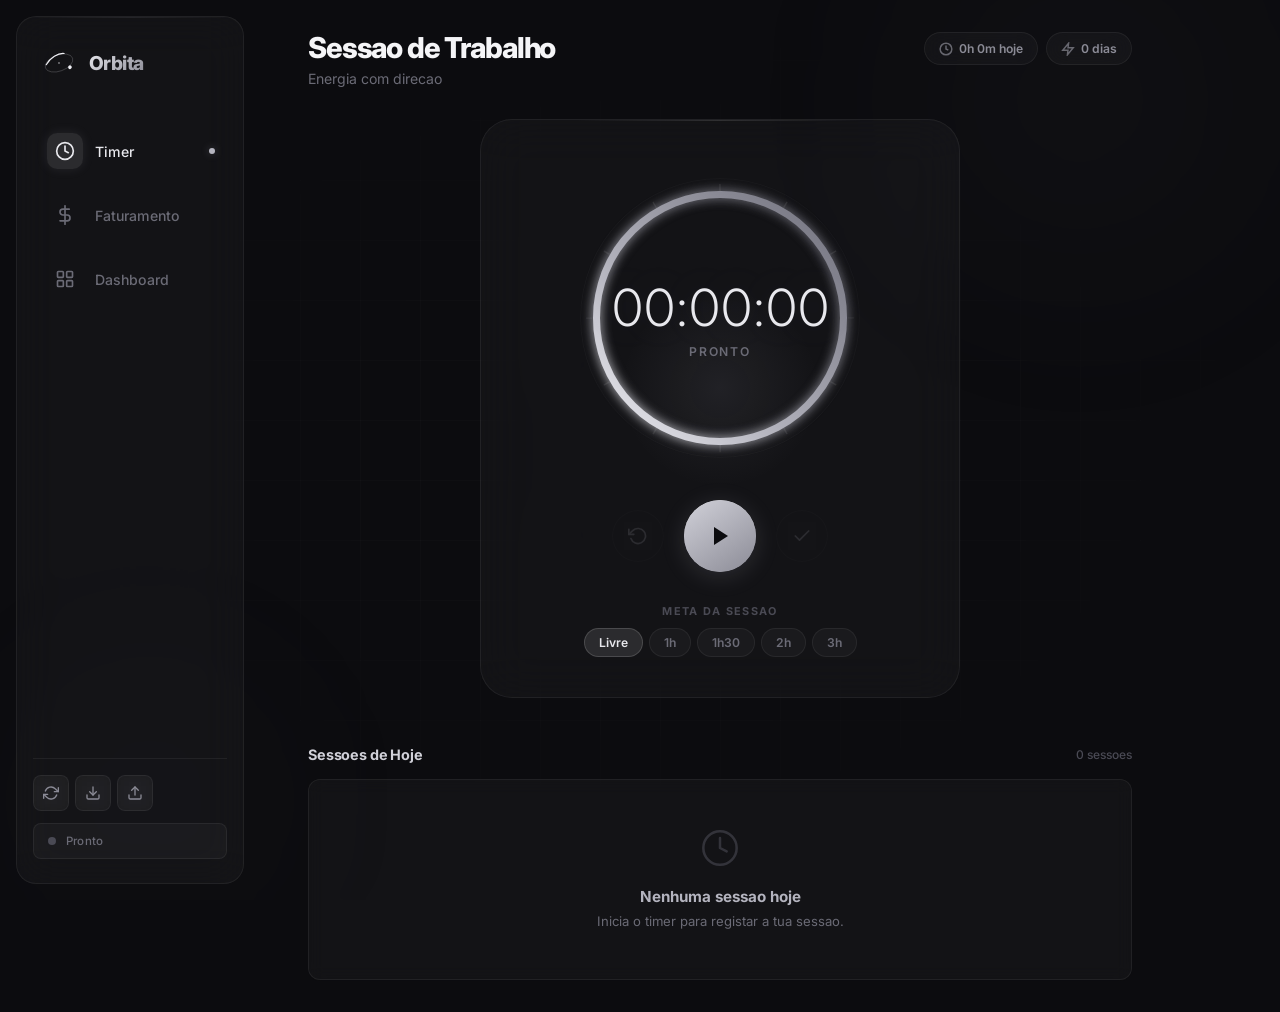
<file: index.html>
<!DOCTYPE html>
<html lang="pt-BR">
<head>
  <meta charset="UTF-8">
  <meta name="viewport" content="width=device-width, initial-scale=1.0">
  <title>Orbita</title>
  <meta name="description" content="Orbita — Tracking de trabalho, foco e faturamento. Design premium minimalista.">
  <meta name="theme-color" content="#0C0C0F">
  <meta name="apple-mobile-web-app-capable" content="yes">
  <meta name="apple-mobile-web-app-status-bar-style" content="black-translucent">
  <meta name="apple-mobile-web-app-title" content="Orbita">
  <meta property="og:title" content="Orbita">
  <meta property="og:description" content="Tracking de trabalho, foco e faturamento.">
  <link rel="icon" href="data:image/svg+xml,<svg xmlns='http://www.w3.org/2000/svg' viewBox='0 0 80 80' fill='none'><ellipse cx='40' cy='40' rx='32' ry='18' stroke='%23B4B4BF' stroke-width='1.5' opacity='0.25' transform='rotate(-20 40 40)'/><path d='M12,34 A32,18 -20 0 1 58,24' stroke='%23B4B4BF' stroke-width='2.5' fill='none' stroke-linecap='round' transform='rotate(-20 40 40)'/><circle cx='58' cy='28' r='4' fill='%23D1D1D9'/><circle cx='40' cy='40' r='2' fill='%238B8B96'/></svg>">
  <link rel="preconnect" href="https://fonts.googleapis.com">
  <link href="https://fonts.googleapis.com/css2?family=Inter:wght@300;400;500;600;700;800&display=swap" rel="stylesheet">
  <link rel="stylesheet" href="style.css">
</head>
<body>
  <!-- Toast container -->
  <div class="toast-container" id="toast-container"></div>

  <!-- Animated background -->
  <div class="bg-effects">
    <div class="bg-orb bg-orb-1"></div>
    <div class="bg-orb bg-orb-2"></div>
    <div class="bg-orb bg-orb-3"></div>
    <div class="bg-grid"></div>
  </div>

  <!-- Celebration overlay -->
  <div class="celebration-overlay" id="celebration-overlay"></div>

  <div class="app">
    <!-- Sidebar -->
    <nav class="sidebar">
      <div class="sidebar-inner">
        <div class="logo">
          <div class="logo-icon">
            <svg width="36" height="36" viewBox="0 0 80 80" fill="none">
              <defs>
                <linearGradient id="logo-grad" x1="0" y1="0" x2="80" y2="80">
                  <stop offset="0%" stop-color="#F0F0F5"/>
                  <stop offset="100%" stop-color="#6B6B76"/>
                </linearGradient>
              </defs>
              <ellipse cx="40" cy="40" rx="32" ry="18" stroke="url(#logo-grad)" stroke-width="1.5" opacity="0.25" transform="rotate(-20 40 40)"/>
              <path d="M12,34 A32,18 -20 0 1 58,24" stroke="url(#logo-grad)" stroke-width="2.5" fill="none" stroke-linecap="round" transform="rotate(-20 40 40)">
                <animate attributeName="stroke-dasharray" values="0 200;80 200;0 200" dur="3s" repeatCount="indefinite"/>
              </path>
              <circle r="4" fill="#F0F0F5">
                <animateMotion dur="3s" repeatCount="indefinite" path="M12,34 A32,18 -20 0 1 68,46 A32,18 -20 0 1 12,34" rotate="auto"/>
              </circle>
              <circle cx="40" cy="40" r="2" fill="url(#logo-grad)" opacity="0.5"/>
            </svg>
          </div>
          <span class="logo-text">Orbita</span>
        </div>

        <ul class="nav-links">
          <li><a href="#" class="nav-link active" data-view="timer">
            <div class="nav-icon">
              <svg width="20" height="20" viewBox="0 0 24 24" fill="none" stroke="currentColor" stroke-width="2" stroke-linecap="round" stroke-linejoin="round"><circle cx="12" cy="12" r="10"/><polyline points="12 6 12 12 16 14"/></svg>
            </div>
            <span>Timer</span>
            <div class="nav-indicator"></div>
          </a></li>
          <li><a href="#" class="nav-link" data-view="revenue">
            <div class="nav-icon">
              <svg width="20" height="20" viewBox="0 0 24 24" fill="none" stroke="currentColor" stroke-width="2" stroke-linecap="round" stroke-linejoin="round"><line x1="12" y1="1" x2="12" y2="23"/><path d="M17 5H9.5a3.5 3.5 0 0 0 0 7h5a3.5 3.5 0 0 1 0 7H6"/></svg>
            </div>
            <span>Faturamento</span>
            <div class="nav-indicator"></div>
          </a></li>
          <li><a href="#" class="nav-link" data-view="dashboard">
            <div class="nav-icon">
              <svg width="20" height="20" viewBox="0 0 24 24" fill="none" stroke="currentColor" stroke-width="2" stroke-linecap="round" stroke-linejoin="round"><rect x="3" y="3" width="7" height="7" rx="1"/><rect x="14" y="3" width="7" height="7" rx="1"/><rect x="3" y="14" width="7" height="7" rx="1"/><rect x="14" y="14" width="7" height="7" rx="1"/></svg>
            </div>
            <span>Dashboard</span>
            <div class="nav-indicator"></div>
          </a></li>
        </ul>

        <div class="sidebar-footer">
          <div class="sidebar-actions">
            <button class="btn btn-ghost btn-sm" id="btn-sync" title="Sincronizar nuvem">
              <svg width="16" height="16" viewBox="0 0 24 24" fill="none" stroke="currentColor" stroke-width="2" stroke-linecap="round" stroke-linejoin="round"><polyline points="23 4 23 10 17 10"/><polyline points="1 20 1 14 7 14"/><path d="M3.51 9a9 9 0 0 1 14.85-3.36L23 10M1 14l4.64 4.36A9 9 0 0 0 20.49 15"/></svg>
            </button>
            <button class="btn btn-ghost btn-sm" id="btn-export" title="Exportar dados">
              <svg width="16" height="16" viewBox="0 0 24 24" fill="none" stroke="currentColor" stroke-width="2" stroke-linecap="round" stroke-linejoin="round"><path d="M21 15v4a2 2 0 0 1-2 2H5a2 2 0 0 1-2-2v-4"/><polyline points="7 10 12 15 17 10"/><line x1="12" y1="15" x2="12" y2="3"/></svg>
            </button>
            <button class="btn btn-ghost btn-sm" id="btn-import" title="Importar dados">
              <svg width="16" height="16" viewBox="0 0 24 24" fill="none" stroke="currentColor" stroke-width="2" stroke-linecap="round" stroke-linejoin="round"><path d="M21 15v4a2 2 0 0 1-2 2H5a2 2 0 0 1-2-2v-4"/><polyline points="17 8 12 3 7 8"/><line x1="12" y1="3" x2="12" y2="15"/></svg>
            </button>
          </div>
          <input type="file" id="file-import" accept=".json" style="display:none">
          <div class="status-badge" id="status-badge">
            <div class="status-dot"></div>
            <span class="status-text">Pronto</span>
          </div>
        </div>
      </div>
    </nav>

    <!-- Main Content -->
    <main class="main">
      <!-- Mobile header -->
      <div class="mobile-header">
        <div class="mobile-logo">
          <svg width="28" height="28" viewBox="0 0 80 80" fill="none">
            <ellipse cx="40" cy="40" rx="32" ry="18" stroke="#B4B4BF" stroke-width="1.5" opacity="0.25" transform="rotate(-20 40 40)"/>
            <path d="M12,34 A32,18 -20 0 1 58,24" stroke="#B4B4BF" stroke-width="2.5" fill="none" stroke-linecap="round" transform="rotate(-20 40 40)">
              <animate attributeName="stroke-dasharray" values="0 200;80 200;0 200" dur="3s" repeatCount="indefinite"/>
            </path>
            <circle r="4" fill="#D1D1D9">
              <animateMotion dur="3s" repeatCount="indefinite" path="M12,34 A32,18 -20 0 1 68,46 A32,18 -20 0 1 12,34" rotate="auto"/>
            </circle>
            <circle cx="40" cy="40" r="2" fill="#8B8B96"/>
          </svg>
          <span class="mobile-logo-text">Orbita</span>
        </div>
        <div class="mobile-actions-row">
          <button class="btn btn-ghost btn-sm" id="btn-sync-mobile" title="Sincronizar nuvem">
            <svg width="16" height="16" viewBox="0 0 24 24" fill="none" stroke="currentColor" stroke-width="2" stroke-linecap="round" stroke-linejoin="round"><polyline points="23 4 23 10 17 10"/><polyline points="1 20 1 14 7 14"/><path d="M3.51 9a9 9 0 0 1 14.85-3.36L23 10M1 14l4.64 4.36A9 9 0 0 0 20.49 15"/></svg>
          </button>
          <button class="btn btn-ghost btn-sm" id="btn-export-mobile" title="Exportar dados">
            <svg width="16" height="16" viewBox="0 0 24 24" fill="none" stroke="currentColor" stroke-width="2" stroke-linecap="round" stroke-linejoin="round"><path d="M21 15v4a2 2 0 0 1-2 2H5a2 2 0 0 1-2-2v-4"/><polyline points="7 10 12 15 17 10"/><line x1="12" y1="15" x2="12" y2="3"/></svg>
          </button>
          <button class="btn btn-ghost btn-sm" id="btn-import-mobile" title="Importar dados">
            <svg width="16" height="16" viewBox="0 0 24 24" fill="none" stroke="currentColor" stroke-width="2" stroke-linecap="round" stroke-linejoin="round"><path d="M21 15v4a2 2 0 0 1-2 2H5a2 2 0 0 1-2-2v-4"/><polyline points="17 8 12 3 7 8"/><line x1="12" y1="3" x2="12" y2="15"/></svg>
          </button>
        </div>
      </div>

      <!-- Timer View -->
      <section class="view active" id="view-timer">
        <header class="view-header">
          <div class="view-header-top">
            <div>
              <h1>Sessao de Trabalho</h1>
              <p class="subtitle">Energia com direcao</p>
            </div>
            <div class="quick-stat-pills">
              <div class="pill" id="pill-today">
                <svg width="14" height="14" viewBox="0 0 24 24" fill="none" stroke="currentColor" stroke-width="2.5"><circle cx="12" cy="12" r="10"/><polyline points="12 6 12 12 16 14"/></svg>
                <span id="pill-today-val">0h 0m hoje</span>
              </div>
              <div class="pill" id="pill-streak">
                <svg width="14" height="14" viewBox="0 0 24 24" fill="none" stroke="currentColor" stroke-width="2.5"><path d="M13 2L3 14h9l-1 8 10-12h-9l1-8z"/></svg>
                <span id="pill-streak-val">0 dias</span>
              </div>
            </div>
          </div>
        </header>

        <div class="timer-container">
          <div class="timer-card">
            <div class="timer-glow" id="timer-glow"></div>
            <div class="timer-ring-wrapper">
              <svg class="timer-ring" viewBox="0 0 340 340">
                <defs>
                  <linearGradient id="ring-bg-grad" x1="0%" y1="0%" x2="100%" y2="100%">
                    <stop offset="0%" stop-color="rgba(255,255,255,0.06)"/>
                    <stop offset="100%" stop-color="rgba(255,255,255,0.02)"/>
                  </linearGradient>
                  <linearGradient id="ring-active" x1="0%" y1="0%" x2="100%" y2="100%">
                    <stop offset="0%" stop-color="#F0F0F5"/>
                    <stop offset="40%" stop-color="#B0B0BA"/>
                    <stop offset="100%" stop-color="#6E6E7A"/>
                  </linearGradient>
                  <filter id="glow-filter">
                    <feGaussianBlur stdDeviation="6" result="blur"/>
                    <feMerge><feMergeNode in="blur"/><feMergeNode in="SourceGraphic"/></feMerge>
                  </filter>
                </defs>
                <circle cx="170" cy="170" r="158" fill="none" stroke="rgba(255,255,255,0.03)" stroke-width="1"/>
                <g class="tick-marks" opacity="0.15">
                  <line x1="170" y1="18" x2="170" y2="28" stroke="#aaa" stroke-width="1.5" transform="rotate(0 170 170)"/>
                  <line x1="170" y1="18" x2="170" y2="28" stroke="#aaa" stroke-width="1.5" transform="rotate(30 170 170)"/>
                  <line x1="170" y1="18" x2="170" y2="28" stroke="#aaa" stroke-width="1.5" transform="rotate(60 170 170)"/>
                  <line x1="170" y1="18" x2="170" y2="25" stroke="#aaa" stroke-width="1" transform="rotate(90 170 170)"/>
                  <line x1="170" y1="18" x2="170" y2="28" stroke="#aaa" stroke-width="1.5" transform="rotate(120 170 170)"/>
                  <line x1="170" y1="18" x2="170" y2="28" stroke="#aaa" stroke-width="1.5" transform="rotate(150 170 170)"/>
                  <line x1="170" y1="18" x2="170" y2="28" stroke="#aaa" stroke-width="1.5" transform="rotate(180 170 170)"/>
                  <line x1="170" y1="18" x2="170" y2="28" stroke="#aaa" stroke-width="1.5" transform="rotate(210 170 170)"/>
                  <line x1="170" y1="18" x2="170" y2="28" stroke="#aaa" stroke-width="1.5" transform="rotate(240 170 170)"/>
                  <line x1="170" y1="18" x2="170" y2="25" stroke="#aaa" stroke-width="1" transform="rotate(270 170 170)"/>
                  <line x1="170" y1="18" x2="170" y2="28" stroke="#aaa" stroke-width="1.5" transform="rotate(300 170 170)"/>
                  <line x1="170" y1="18" x2="170" y2="28" stroke="#aaa" stroke-width="1.5" transform="rotate(330 170 170)"/>
                </g>
                <circle class="timer-ring-bg" cx="170" cy="170" r="140" fill="none" stroke="url(#ring-bg-grad)" stroke-width="8"/>
                <circle class="timer-ring-progress" cx="170" cy="170" r="140" fill="none" stroke="url(#ring-active)" stroke-width="8" stroke-linecap="round" filter="url(#glow-filter)" stroke-dasharray="879.65" stroke-dashoffset="0" transform="rotate(-90 170 170)"/>
              </svg>
              <div class="timer-display">
                <span class="timer-time" id="timer-display">00:00:00</span>
                <span class="timer-label" id="timer-label">Pronto</span>
              </div>
            </div>

            <div class="timer-controls">
              <button class="btn btn-ghost" id="btn-reset" disabled title="Resetar">
                <svg width="20" height="20" viewBox="0 0 24 24" fill="none" stroke="currentColor" stroke-width="2" stroke-linecap="round" stroke-linejoin="round"><polyline points="1 4 1 10 7 10"/><path d="M3.51 15a9 9 0 1 0 2.13-9.36L1 10"/></svg>
              </button>
              <button class="btn btn-primary" id="btn-start">
                <div class="btn-primary-bg"></div>
                <svg width="24" height="24" viewBox="0 0 24 24" fill="currentColor" id="icon-play"><polygon points="6 3 20 12 6 21 6 3"/></svg>
                <svg width="24" height="24" viewBox="0 0 24 24" fill="currentColor" id="icon-pause" style="display:none"><rect x="5" y="3" width="5" height="18" rx="1"/><rect x="14" y="3" width="5" height="18" rx="1"/></svg>
              </button>
              <button class="btn btn-ghost" id="btn-save" disabled title="Salvar sessao">
                <svg width="20" height="20" viewBox="0 0 24 24" fill="none" stroke="currentColor" stroke-width="2" stroke-linecap="round" stroke-linejoin="round"><polyline points="20 6 9 17 4 12"/></svg>
              </button>
            </div>

            <!-- Session goal time -->
            <div class="session-goal">
              <label class="session-goal-label">Meta da sessao</label>
              <div class="session-goal-options" id="session-goal-options">
                <button class="session-goal-btn active" data-minutes="0">Livre</button>

                <button class="session-goal-btn" data-minutes="60">1h</button>
                <button class="session-goal-btn" data-minutes="90">1h30</button>
                <button class="session-goal-btn" data-minutes="120">2h</button>
                <button class="session-goal-btn" data-minutes="180">3h</button>
              </div>
            </div>
          </div>
        </div>

        <!-- Today's Sessions -->
        <div class="today-sessions">
          <div class="section-header">
            <h3>Sessoes de Hoje</h3>
            <span class="section-count" id="today-count">0 sessoes</span>
          </div>
          <div class="sessions-list" id="today-sessions"></div>
        </div>
      </section>

      <!-- Revenue View -->
      <section class="view" id="view-revenue">
        <header class="view-header">
          <div class="view-header-top">
            <div>
              <h1>Faturamento</h1>
              <p class="subtitle">Domina o teu faturamento</p>
            </div>
            <div class="quick-stat-pills">
              <div class="pill">
                <svg width="14" height="14" viewBox="0 0 24 24" fill="none" stroke="currentColor" stroke-width="2.5"><line x1="12" y1="1" x2="12" y2="23"/><path d="M17 5H9.5a3.5 3.5 0 0 0 0 7h5a3.5 3.5 0 0 1 0 7H6"/></svg>
                <span id="pill-month-revenue">MT$ 0 este mes</span>
              </div>
            </div>
          </div>
        </header>

        <!-- Monthly Goal -->
        <div class="revenue-goal-card" id="revenue-goal-card">
          <div class="goal-header">
            <div>
              <h3>Meta Mensal</h3>
              <p class="goal-period" id="goal-period"></p>
            </div>
            <button class="btn btn-ghost btn-sm" id="btn-edit-goal" title="Editar meta">
              <svg width="16" height="16" viewBox="0 0 24 24" fill="none" stroke="currentColor" stroke-width="2" stroke-linecap="round" stroke-linejoin="round"><path d="M11 4H4a2 2 0 0 0-2 2v14a2 2 0 0 0 2 2h14a2 2 0 0 0 2-2v-7"/><path d="M18.5 2.5a2.121 2.121 0 0 1 3 3L12 15l-4 1 1-4 9.5-9.5z"/></svg>
            </button>
          </div>
          <div class="goal-edit-form" id="goal-edit-form" style="display:none">
            <div class="input-row">
              <div class="input-group">
                <label>Meta (MT$)</label>
                <input type="number" id="input-goal" placeholder="10000" class="input">
              </div>
              <button class="btn btn-accent btn-sm" id="btn-save-goal">Salvar</button>
            </div>
          </div>
          <div class="goal-progress">
            <div class="goal-numbers">
              <span class="goal-current" id="goal-current">MT$ 0</span>
              <span class="goal-target" id="goal-target">Meta: MT$ 0</span>
            </div>
            <div class="goal-bar-track">
              <div class="goal-bar-fill" id="goal-bar-fill"></div>
            </div>
            <div class="goal-meta-row">
              <span class="goal-percent" id="goal-percent">0%</span>
              <span class="goal-remaining" id="goal-remaining">Faltam MT$ 0</span>
            </div>
          </div>
          <!-- Pace indicator -->
          <div class="pace-card" id="pace-card">
            <div class="pace-row">
              <div class="pace-item">
                <div class="pace-icon">
                  <svg width="16" height="16" viewBox="0 0 24 24" fill="none" stroke="currentColor" stroke-width="2" stroke-linecap="round" stroke-linejoin="round"><polyline points="22 7 13.5 15.5 8.5 10.5 2 17"/><polyline points="16 7 22 7 22 13"/></svg>
                </div>
                <div class="pace-text">
                  <span class="pace-label">Projecao fim do mes</span>
                  <span class="pace-value" id="projection-value">MT$ 0</span>
                </div>
              </div>
              <div class="pace-divider"></div>
              <div class="pace-item">
                <div class="pace-icon">
                  <svg width="16" height="16" viewBox="0 0 24 24" fill="none" stroke="currentColor" stroke-width="2" stroke-linecap="round" stroke-linejoin="round"><circle cx="12" cy="12" r="10"/><path d="M12 6v6l4 2"/></svg>
                </div>
                <div class="pace-text">
                  <span class="pace-label">Ritmo necessario/dia</span>
                  <span class="pace-value" id="pace-daily">MT$ 0</span>
                </div>
              </div>
            </div>
          </div>
        </div>

        <!-- Add Revenue (collapsible) -->
        <div class="add-revenue-card">
          <button class="add-revenue-toggle" id="add-revenue-toggle">
            <div class="add-revenue-toggle-left">
              <svg width="20" height="20" viewBox="0 0 24 24" fill="none" stroke="currentColor" stroke-width="2.5" stroke-linecap="round"><line x1="12" y1="5" x2="12" y2="19"/><line x1="5" y1="12" x2="19" y2="12"/></svg>
              <span>Registrar Receita</span>
            </div>
            <svg class="toggle-chevron" id="toggle-chevron" width="18" height="18" viewBox="0 0 24 24" fill="none" stroke="currentColor" stroke-width="2" stroke-linecap="round" stroke-linejoin="round"><polyline points="6 9 12 15 18 9"/></svg>
          </button>
          <div class="revenue-form-body" id="revenue-form-body" style="display:none">
            <div class="input-row">
              <div class="input-group flex-2">
                <label>Valor (MT$)</label>
                <input type="number" id="input-revenue-value" placeholder="0.00" step="0.01" min="0" class="input input-lg">
              </div>
              <div class="input-group flex-3">
                <label>Descricao (opcional)</label>
                <input type="text" id="input-revenue-desc" placeholder="Ex: Projeto X, Freelance..." class="input input-lg">
              </div>
              <div class="input-group flex-1">
                <label>Data</label>
                <input type="date" id="input-revenue-date" class="input input-lg">
              </div>
            </div>
            <button class="btn btn-accent" id="btn-add-revenue">Adicionar</button>
          </div>
        </div>

        <!-- Monthly Chart -->
        <div class="chart-card">
          <div class="chart-header">
            <h3>Ultimos 6 Meses</h3>
            <span class="chart-total" id="revenue-6m-total">MT$ 0 total</span>
          </div>
          <div class="chart" id="revenue-chart"></div>
        </div>

        <!-- Recent Entries -->
        <div class="revenue-entries">
          <div class="section-header">
            <h3>Entradas Recentes</h3>
            <span class="section-count" id="revenue-count">0 entradas</span>
          </div>
          <div class="sessions-list" id="revenue-list"></div>
        </div>
      </section>

      <!-- Dashboard View (merged History + Stats) -->
      <section class="view" id="view-dashboard">
        <header class="view-header">
          <h1>Dashboard</h1>
          <p class="subtitle">O teu progresso</p>
        </header>

        <!-- Stats Grid -->
        <div class="stats-grid">
          <div class="stat-card stat-card-featured">
            <div class="stat-card-inner">
              <div class="stat-icon-wrap"><svg width="22" height="22" viewBox="0 0 24 24" fill="none" stroke="currentColor" stroke-width="2" stroke-linecap="round" stroke-linejoin="round"><circle cx="12" cy="12" r="10"/><polyline points="12 6 12 12 16 14"/></svg></div>
              <div class="stat-content">
                <div class="stat-value" id="stat-total-today">0h 0m</div>
                <div class="stat-label">Foco Hoje</div>
              </div>
            </div>
          </div>
          <div class="stat-card">
            <div class="stat-card-inner">
              <div class="stat-icon-wrap"><svg width="22" height="22" viewBox="0 0 24 24" fill="none" stroke="currentColor" stroke-width="2" stroke-linecap="round" stroke-linejoin="round"><path d="M13 2L3 14h9l-1 8 10-12h-9l1-8z"/></svg></div>
              <div class="stat-content">
                <div class="stat-value" id="stat-streak">0 dias</div>
                <div class="stat-label">Sequencia</div>
              </div>
            </div>
          </div>
          <div class="stat-card">
            <div class="stat-card-inner">
              <div class="stat-icon-wrap"><svg width="22" height="22" viewBox="0 0 24 24" fill="none" stroke="currentColor" stroke-width="2" stroke-linecap="round" stroke-linejoin="round"><path d="M12 20V10"/><path d="M18 20V4"/><path d="M6 20v-4"/></svg></div>
              <div class="stat-content">
                <div class="stat-value" id="stat-avg">0h 0m</div>
                <div class="stat-label">Media Diaria (7d)</div>
                <div class="stat-compare" id="stat-avg-compare"></div>
              </div>
            </div>
          </div>
          <div class="stat-card">
            <div class="stat-card-inner">
              <div class="stat-icon-wrap"><svg width="22" height="22" viewBox="0 0 24 24" fill="none" stroke="currentColor" stroke-width="2" stroke-linecap="round" stroke-linejoin="round"><polygon points="12 2 15.09 8.26 22 9.27 17 14.14 18.18 21.02 12 17.77 5.82 21.02 7 14.14 2 9.27 8.91 8.26 12 2"/></svg></div>
              <div class="stat-content">
                <div class="stat-value" id="stat-best">0h 0m</div>
                <div class="stat-label">Melhor Dia</div>
              </div>
            </div>
          </div>
          <div class="stat-card">
            <div class="stat-card-inner">
              <div class="stat-icon-wrap"><svg width="22" height="22" viewBox="0 0 24 24" fill="none" stroke="currentColor" stroke-width="2" stroke-linecap="round" stroke-linejoin="round"><rect x="3" y="4" width="18" height="18" rx="2" ry="2"/><line x1="16" y1="2" x2="16" y2="6"/><line x1="8" y1="2" x2="8" y2="6"/><line x1="3" y1="10" x2="21" y2="10"/></svg></div>
              <div class="stat-content">
                <div class="stat-value" id="stat-sessions-count">0</div>
                <div class="stat-label">Total de Sessoes</div>
              </div>
            </div>
          </div>
          <div class="stat-card">
            <div class="stat-card-inner">
              <div class="stat-icon-wrap"><svg width="22" height="22" viewBox="0 0 24 24" fill="none" stroke="currentColor" stroke-width="2" stroke-linecap="round" stroke-linejoin="round"><path d="M20.84 4.61a5.5 5.5 0 0 0-7.78 0L12 5.67l-1.06-1.06a5.5 5.5 0 0 0-7.78 7.78l1.06 1.06L12 21.23l7.78-7.78 1.06-1.06a5.5 5.5 0 0 0 0-7.78z"/></svg></div>
              <div class="stat-content">
                <div class="stat-value" id="stat-longest-session">0h 0m</div>
                <div class="stat-label">Sessao Mais Longa</div>
              </div>
            </div>
          </div>
        </div>

        <!-- Weekly Chart -->
        <div class="chart-card">
          <div class="chart-header">
            <h3>Ultimos 7 Dias</h3>
            <span class="chart-total" id="chart-total">0h total</span>
          </div>
          <div class="chart" id="weekly-chart"></div>
        </div>

        <!-- History List -->
        <div class="history-section">
          <div class="section-header">
            <h3>Historico de Sessoes</h3>
          </div>
          <div class="history-list" id="history-list"></div>
        </div>
      </section>
    </main>
  </div>

  <!-- Mobile Nav -->
  <nav class="mobile-nav">
    <a href="#" class="mobile-nav-link active" data-view="timer">
      <svg width="22" height="22" viewBox="0 0 24 24" fill="none" stroke="currentColor" stroke-width="2" stroke-linecap="round" stroke-linejoin="round"><circle cx="12" cy="12" r="10"/><polyline points="12 6 12 12 16 14"/></svg>
      <span>Timer</span>
    </a>
    <a href="#" class="mobile-nav-link" data-view="revenue">
      <svg width="22" height="22" viewBox="0 0 24 24" fill="none" stroke="currentColor" stroke-width="2" stroke-linecap="round" stroke-linejoin="round"><line x1="12" y1="1" x2="12" y2="23"/><path d="M17 5H9.5a3.5 3.5 0 0 0 0 7h5a3.5 3.5 0 0 1 0 7H6"/></svg>
      <span>Receita</span>
    </a>
    <a href="#" class="mobile-nav-link" data-view="dashboard">
      <svg width="22" height="22" viewBox="0 0 24 24" fill="none" stroke="currentColor" stroke-width="2" stroke-linecap="round" stroke-linejoin="round"><rect x="3" y="3" width="7" height="7" rx="1"/><rect x="14" y="3" width="7" height="7" rx="1"/><rect x="3" y="14" width="7" height="7" rx="1"/><rect x="14" y="14" width="7" height="7" rx="1"/></svg>
      <span>Dashboard</span>
    </a>
  </nav>

  <!-- Confirm Modal -->
  <div class="modal-overlay" id="confirm-modal" style="display:none">
    <div class="modal confirm-modal">
      <div class="confirm-icon">
        <svg width="32" height="32" viewBox="0 0 24 24" fill="none" stroke="currentColor" stroke-width="2" stroke-linecap="round" stroke-linejoin="round"><path d="M10.29 3.86L1.82 18a2 2 0 0 0 1.71 3h16.94a2 2 0 0 0 1.71-3L13.71 3.86a2 2 0 0 0-3.42 0z"/><line x1="12" y1="9" x2="12" y2="13"/><line x1="12" y1="17" x2="12.01" y2="17"/></svg>
      </div>
      <h3 id="confirm-title">Tens a certeza?</h3>
      <p id="confirm-text">Esta acao nao pode ser desfeita.</p>
      <div class="confirm-actions">
        <button class="btn btn-ghost btn-confirm-cancel" id="confirm-cancel">Cancelar</button>
        <button class="btn btn-confirm-delete" id="confirm-ok">Remover</button>
      </div>
    </div>
  </div>

  <!-- Sync Modal -->
  <div class="modal-overlay" id="sync-modal" style="display:none">
    <div class="modal">
      <div class="modal-header">
        <h3>Sincronizar na Nuvem</h3>
        <button class="btn btn-ghost btn-sm" id="sync-modal-close">
          <svg width="16" height="16" viewBox="0 0 24 24" fill="none" stroke="currentColor" stroke-width="2" stroke-linecap="round" stroke-linejoin="round"><line x1="18" y1="6" x2="6" y2="18"/><line x1="6" y1="6" x2="18" y2="18"/></svg>
        </button>
      </div>

      <!-- Setup step -->
      <div id="sync-setup" style="display:none">
        <p class="modal-desc">Configura o Firebase uma vez para sincronizar entre dispositivos.</p>
        <div class="input-group" style="margin-bottom:12px">
          <label>Firebase URL</label>
          <input type="text" id="input-firebase-url" placeholder="https://teu-projeto.firebaseio.com" class="input">
        </div>
        <div class="input-group" style="margin-bottom:16px">
          <label>Codigo de sincronizacao (escolhe uma palavra secreta)</label>
          <input type="text" id="input-sync-code" placeholder="Ex: minha-orbita-2024" class="input">
        </div>
        <button class="btn btn-accent" id="btn-sync-setup-save" style="width:100%">Guardar configuracao</button>
        <div class="sync-help">
          <p><strong>Como configurar o Firebase (gratis):</strong></p>
          <ol>
            <li>Vai a <strong>console.firebase.google.com</strong></li>
            <li>Cria um projeto (qualquer nome)</li>
            <li>No menu lateral: <strong>Build → Realtime Database</strong></li>
            <li>Clica <strong>Create Database</strong> → seleciona regiao → <strong>Start in test mode</strong></li>
            <li>Copia o URL (ex: https://teu-projeto-default-rtdb.firebaseio.com)</li>
            <li>Cola acima</li>
          </ol>
        </div>
      </div>

      <!-- Sync actions (after setup) -->
      <div id="sync-actions" style="display:none">
        <div class="sync-status" id="sync-status">
          <div class="sync-status-dot"></div>
          <span>Configurado</span>
        </div>
        <div class="sync-buttons">
          <button class="btn btn-accent" id="btn-cloud-push" style="flex:1">
            <svg width="16" height="16" viewBox="0 0 24 24" fill="none" stroke="currentColor" stroke-width="2.5" stroke-linecap="round"><polyline points="17 8 12 3 7 8"/><line x1="12" y1="3" x2="12" y2="15"/></svg>
            Enviar para nuvem
          </button>
          <button class="btn btn-accent" id="btn-cloud-pull" style="flex:1;background:linear-gradient(145deg, var(--silver-500), var(--silver-700));">
            <svg width="16" height="16" viewBox="0 0 24 24" fill="none" stroke="currentColor" stroke-width="2.5" stroke-linecap="round"><polyline points="7 10 12 15 17 10"/><line x1="12" y1="15" x2="12" y2="3"/></svg>
            Baixar da nuvem
          </button>
        </div>
        <p class="sync-hint">Ultimo sync: <span id="sync-last-time">nunca</span></p>
        <button class="btn btn-ghost btn-sm" id="btn-sync-reset" style="width:100%;margin-top:12px;border-radius:8px;height:auto;padding:10px">Reconfigurar</button>
      </div>
    </div>
  </div>

  <script src="app.js"></script>
</body>
</html>
</file>
<file: style.css>
/* ═══════════════════════════════════════════
   Orbita — Premium Dark Silver Theme
   ═══════════════════════════════════════════ */

:root {
  --bg-deep: #0C0C0F;
  --bg-base: #111115;
  --bg-raised: #18181D;
  --bg-elevated: #1E1E24;
  --bg-hover: #25252C;

  --silver-50: #F5F5F7;
  --silver-100: #E8E8ED;
  --silver-200: #D1D1D9;
  --silver-300: #B4B4BF;
  --silver-400: #8B8B96;
  --silver-500: #6B6B76;
  --silver-600: #4A4A54;
  --silver-700: #35353D;
  --silver-800: #25252C;
  --silver-900: #18181D;

  --glass-bg: rgba(255, 255, 255, 0.03);
  --glass-border: rgba(255, 255, 255, 0.06);
  --glass-border-hover: rgba(255, 255, 255, 0.1);
  --glass-highlight: rgba(255, 255, 255, 0.08);

  --accent: #C8C8D2;
  --accent-dim: #8B8B96;

  --shadow-sm: 0 2px 8px rgba(0,0,0,0.3);
  --shadow-md: 0 8px 24px rgba(0,0,0,0.4);
  --shadow-lg: 0 16px 48px rgba(0,0,0,0.5);
  --shadow-glow: 0 0 40px rgba(200,200,210,0.08);

  --radius: 20px;
  --radius-sm: 12px;
  --radius-xs: 8px;
  --transition: 0.25s cubic-bezier(0.4, 0, 0.2, 1);
  --transition-slow: 0.5s cubic-bezier(0.4, 0, 0.2, 1);
}

*, *::before, *::after {
  margin: 0;
  padding: 0;
  box-sizing: border-box;
}

html {
  font-size: 16px;
  -webkit-text-size-adjust: 100%;
}

body {
  font-family: 'Inter', -apple-system, BlinkMacSystemFont, sans-serif;
  background: var(--bg-deep);
  color: var(--silver-200);
  min-height: 100vh;
  min-height: 100dvh;
  -webkit-font-smoothing: antialiased;
  -moz-osx-font-smoothing: grayscale;
  overflow-x: hidden;
  -webkit-tap-highlight-color: transparent;
  touch-action: manipulation;
}

/* Prevent input zoom on iOS */
@media (max-width: 768px) {
  input[type="number"],
  input[type="text"],
  input[type="date"] {
    font-size: 16px !important;
  }
}

/* ═══════════════════════════════════════════
   Background Effects
   ═══════════════════════════════════════════ */

.bg-effects {
  position: fixed;
  inset: 0;
  pointer-events: none;
  z-index: 0;
  overflow: hidden;
}

.bg-orb {
  position: absolute;
  border-radius: 50%;
  filter: blur(100px);
  opacity: 0.4;
}

.bg-orb-1 {
  width: 600px;
  height: 600px;
  background: radial-gradient(circle, rgba(140,140,160,0.12) 0%, transparent 70%);
  top: -200px;
  right: -100px;
  animation: orbFloat1 20s ease-in-out infinite;
}

.bg-orb-2 {
  width: 500px;
  height: 500px;
  background: radial-gradient(circle, rgba(180,180,200,0.08) 0%, transparent 70%);
  bottom: -150px;
  left: -100px;
  animation: orbFloat2 25s ease-in-out infinite;
}

.bg-orb-3 {
  width: 300px;
  height: 300px;
  background: radial-gradient(circle, rgba(200,200,220,0.06) 0%, transparent 70%);
  top: 50%;
  left: 50%;
  transform: translate(-50%, -50%);
  animation: orbFloat3 15s ease-in-out infinite;
}

.bg-grid {
  position: absolute;
  inset: 0;
  background-image:
    linear-gradient(rgba(255,255,255,0.015) 1px, transparent 1px),
    linear-gradient(90deg, rgba(255,255,255,0.015) 1px, transparent 1px);
  background-size: 60px 60px;
  mask-image: radial-gradient(ellipse at center, black 30%, transparent 70%);
  -webkit-mask-image: radial-gradient(ellipse at center, black 30%, transparent 70%);
}

@keyframes orbFloat1 {
  0%, 100% { transform: translate(0, 0) scale(1); }
  33% { transform: translate(-40px, 60px) scale(1.1); }
  66% { transform: translate(30px, -30px) scale(0.95); }
}

@keyframes orbFloat2 {
  0%, 100% { transform: translate(0, 0) scale(1); }
  33% { transform: translate(50px, -40px) scale(1.05); }
  66% { transform: translate(-30px, 30px) scale(0.9); }
}

@keyframes orbFloat3 {
  0%, 100% { transform: translate(-50%, -50%) scale(1); opacity: 0.4; }
  50% { transform: translate(-50%, -50%) scale(1.3); opacity: 0.6; }
}

/* ═══════════════════════════════════════════
   Layout
   ═══════════════════════════════════════════ */

.app {
  display: flex;
  min-height: 100vh;
  position: relative;
  z-index: 1;
}

/* ═══════════════════════════════════════════
   Sidebar
   ═══════════════════════════════════════════ */

.sidebar {
  width: 260px;
  position: fixed;
  top: 0;
  left: 0;
  height: 100vh;
  z-index: 100;
  padding: 16px;
}

.sidebar-inner {
  height: 100%;
  background: var(--glass-bg);
  border: 1px solid var(--glass-border);
  border-radius: var(--radius);
  backdrop-filter: blur(20px);
  -webkit-backdrop-filter: blur(20px);
  display: flex;
  flex-direction: column;
  padding: 24px 16px;
  position: relative;
  overflow: hidden;
}

.sidebar-inner::before {
  content: '';
  position: absolute;
  top: 0;
  left: 0;
  right: 0;
  height: 1px;
  background: linear-gradient(90deg, transparent, rgba(255,255,255,0.08), transparent);
}

.logo {
  display: flex;
  align-items: center;
  gap: 12px;
  padding: 4px 8px;
  margin-bottom: 36px;
}

.logo-icon {
  display: flex;
  align-items: center;
  justify-content: center;
}

.logo-text {
  font-size: 1.2rem;
  font-weight: 800;
  letter-spacing: -0.03em;
  background: linear-gradient(135deg, var(--silver-100), var(--silver-400));
  -webkit-background-clip: text;
  -webkit-text-fill-color: transparent;
  background-clip: text;
}

.nav-links {
  list-style: none;
  display: flex;
  flex-direction: column;
  gap: 4px;
  flex: 1;
}

.nav-link {
  display: flex;
  align-items: center;
  gap: 12px;
  padding: 12px 14px;
  border-radius: var(--radius-sm);
  color: var(--silver-500);
  text-decoration: none;
  font-size: 0.88rem;
  font-weight: 500;
  transition: all var(--transition);
  position: relative;
}

.nav-icon {
  display: flex;
  align-items: center;
  justify-content: center;
  width: 36px;
  height: 36px;
  border-radius: 10px;
  background: transparent;
  transition: all var(--transition);
}

.nav-indicator {
  position: absolute;
  right: 12px;
  width: 6px;
  height: 6px;
  border-radius: 50%;
  background: transparent;
  transition: all var(--transition);
}

.nav-link:hover {
  color: var(--silver-200);
}

.nav-link:hover .nav-icon {
  background: var(--glass-highlight);
}

.nav-link.active {
  color: var(--silver-100);
}

.nav-link.active .nav-icon {
  background: rgba(255,255,255,0.1);
  box-shadow: 0 0 12px rgba(200,200,220,0.1);
}

.nav-link.active .nav-indicator {
  background: var(--silver-300);
  box-shadow: 0 0 8px rgba(200,200,220,0.3);
}

.sidebar-footer {
  padding-top: 16px;
  border-top: 1px solid var(--glass-border);
}

.status-badge {
  display: flex;
  align-items: center;
  gap: 10px;
  padding: 10px 14px;
  border-radius: var(--radius-xs);
  background: var(--glass-bg);
  border: 1px solid var(--glass-border);
  transition: all var(--transition);
}

.status-badge.active {
  background: rgba(74, 222, 128, 0.06);
  border-color: rgba(74, 222, 128, 0.15);
}

.status-dot {
  width: 8px;
  height: 8px;
  border-radius: 50%;
  background: var(--silver-600);
  transition: all var(--transition);
  flex-shrink: 0;
}

.status-dot.active {
  background: #4ade80;
  box-shadow: 0 0 12px rgba(74, 222, 128, 0.5);
  animation: statusPulse 2s ease-in-out infinite;
}

@keyframes statusPulse {
  0%, 100% { box-shadow: 0 0 8px rgba(74, 222, 128, 0.3); }
  50% { box-shadow: 0 0 16px rgba(74, 222, 128, 0.6); }
}

.status-text {
  font-size: 0.72rem;
  color: var(--silver-500);
  font-weight: 500;
  letter-spacing: 0.02em;
}

/* ═══════════════════════════════════════════
   Main
   ═══════════════════════════════════════════ */

.main {
  flex: 1;
  margin-left: 260px;
  padding: 32px 48px;
  max-width: 920px;
}

/* Views */
.view { display: none; }

.view.active {
  display: block;
  animation: viewIn 0.4s cubic-bezier(0.16, 1, 0.3, 1);
}

@keyframes viewIn {
  from { opacity: 0; transform: translateY(12px); }
  to { opacity: 1; transform: translateY(0); }
}

/* ═══════════════════════════════════════════
   View Header
   ═══════════════════════════════════════════ */

.view-header {
  margin-bottom: 32px;
}

.view-header-top {
  display: flex;
  align-items: flex-start;
  justify-content: space-between;
  gap: 16px;
}

.view-header h1 {
  font-size: 1.8rem;
  font-weight: 800;
  letter-spacing: -0.04em;
  color: var(--silver-50);
  line-height: 1.1;
}

.subtitle {
  font-size: 0.88rem;
  color: var(--silver-500);
  margin-top: 6px;
  font-weight: 400;
}

.quick-stat-pills {
  display: flex;
  gap: 8px;
  flex-shrink: 0;
}

.pill {
  display: flex;
  align-items: center;
  gap: 6px;
  padding: 8px 14px;
  border-radius: 100px;
  background: var(--glass-bg);
  border: 1px solid var(--glass-border);
  color: var(--silver-400);
  font-size: 0.76rem;
  font-weight: 600;
  backdrop-filter: blur(12px);
  -webkit-backdrop-filter: blur(12px);
}

.pill svg { opacity: 0.7; }

/* ═══════════════════════════════════════════
   Timer Card
   ═══════════════════════════════════════════ */

.timer-container {
  display: flex;
  flex-direction: column;
  align-items: center;
  gap: 28px;
}

.timer-card {
  position: relative;
  background: var(--glass-bg);
  border: 1px solid var(--glass-border);
  border-radius: 32px;
  padding: 48px 56px 40px;
  display: flex;
  flex-direction: column;
  align-items: center;
  gap: 32px;
  backdrop-filter: blur(24px);
  -webkit-backdrop-filter: blur(24px);
  overflow: hidden;
  width: 100%;
  max-width: 480px;
}

.timer-card::before {
  content: '';
  position: absolute;
  top: 0;
  left: 20%;
  right: 20%;
  height: 1px;
  background: linear-gradient(90deg, transparent, rgba(255,255,255,0.12), transparent);
}

.timer-glow {
  position: absolute;
  width: 200px;
  height: 200px;
  border-radius: 50%;
  background: radial-gradient(circle, rgba(200,200,220,0.08) 0%, transparent 70%);
  top: 50%;
  left: 50%;
  transform: translate(-50%, -60%);
  transition: all 1s ease;
  pointer-events: none;
}

.timer-glow.active {
  width: 350px;
  height: 350px;
  background: radial-gradient(circle, rgba(200,200,220,0.12) 0%, transparent 70%);
  animation: glowPulse 3s ease-in-out infinite;
}

@keyframes glowPulse {
  0%, 100% { opacity: 0.7; transform: translate(-50%, -60%) scale(1); }
  50% { opacity: 1; transform: translate(-50%, -60%) scale(1.1); }
}

.timer-ring-wrapper {
  position: relative;
  width: 300px;
  height: 300px;
  display: flex;
  align-items: center;
  justify-content: center;
}

.timer-ring {
  position: absolute;
  width: 100%;
  height: 100%;
}

.timer-ring-progress {
  transition: stroke-dashoffset 1s linear;
}

.timer-display {
  display: flex;
  flex-direction: column;
  align-items: center;
  gap: 6px;
  z-index: 1;
}

.timer-time {
  font-size: 3.2rem;
  font-weight: 300;
  letter-spacing: -0.02em;
  color: var(--silver-100);
  font-variant-numeric: tabular-nums;
  text-shadow: 0 0 40px rgba(200,200,220,0.15);
}

.timer-label {
  font-size: 0.76rem;
  font-weight: 600;
  text-transform: uppercase;
  letter-spacing: 0.15em;
  color: var(--silver-500);
  transition: all var(--transition);
}

.timer-label.running {
  color: var(--silver-300);
  animation: labelPulse 2s ease-in-out infinite;
}

@keyframes labelPulse {
  0%, 100% { opacity: 1; }
  50% { opacity: 0.5; }
}

/* Timer Controls */
.timer-controls {
  display: flex;
  align-items: center;
  gap: 20px;
}

.btn {
  border: none;
  cursor: pointer;
  display: flex;
  align-items: center;
  justify-content: center;
  transition: all var(--transition);
  font-family: inherit;
  position: relative;
}

.btn:disabled {
  opacity: 0.2;
  cursor: not-allowed;
}

.btn-primary {
  width: 72px;
  height: 72px;
  border-radius: 50%;
  background: linear-gradient(145deg, var(--silver-200), var(--silver-400));
  color: var(--bg-deep);
  box-shadow:
    0 4px 24px rgba(200,200,220,0.15),
    inset 0 1px 0 rgba(255,255,255,0.2);
  overflow: hidden;
}

.btn-primary-bg {
  position: absolute;
  inset: 0;
  border-radius: 50%;
  background: linear-gradient(145deg, var(--silver-200), var(--silver-400));
  transition: all var(--transition);
}

.btn-primary svg {
  position: relative;
  z-index: 1;
}

.btn-primary:hover:not(:disabled) {
  transform: scale(1.08);
  box-shadow:
    0 8px 32px rgba(200,200,220,0.25),
    inset 0 1px 0 rgba(255,255,255,0.3);
}

.btn-primary:active:not(:disabled) {
  transform: scale(0.95);
}

.btn-primary.running .btn-primary-bg {
  background: linear-gradient(145deg, var(--silver-400), var(--silver-600));
}

.btn-ghost {
  width: 52px;
  height: 52px;
  border-radius: 50%;
  background: var(--glass-bg);
  color: var(--silver-400);
  border: 1px solid var(--glass-border);
  backdrop-filter: blur(8px);
  -webkit-backdrop-filter: blur(8px);
}

.btn-ghost:hover:not(:disabled) {
  background: var(--glass-highlight);
  color: var(--silver-200);
  border-color: var(--glass-border-hover);
  transform: scale(1.05);
}

/* Session Goal */
.session-goal {
  width: 100%;
  text-align: center;
}

.session-goal-label {
  display: block;
  font-size: 0.68rem;
  font-weight: 700;
  text-transform: uppercase;
  letter-spacing: 0.12em;
  color: var(--silver-600);
  margin-bottom: 10px;
}

.session-goal-options {
  display: flex;
  gap: 6px;
  justify-content: center;
  flex-wrap: wrap;
}

.session-goal-btn {
  padding: 6px 14px;
  border-radius: 100px;
  border: 1px solid var(--glass-border);
  background: var(--glass-bg);
  color: var(--silver-500);
  font-size: 0.76rem;
  font-weight: 600;
  cursor: pointer;
  transition: all var(--transition);
  font-family: inherit;
  -webkit-tap-highlight-color: transparent;
}

.session-goal-btn:hover {
  border-color: var(--glass-border-hover);
  color: var(--silver-200);
}

.session-goal-btn.active {
  background: rgba(255,255,255,0.1);
  border-color: rgba(255,255,255,0.15);
  color: var(--silver-100);
}

.session-goal-btn.reached {
  background: rgba(74,222,128,0.1);
  border-color: rgba(74,222,128,0.2);
  color: #4ade80;
}

/* Tags */
.session-tag-area {
  width: 100%;
  max-width: 480px;
}

.tag-label {
  display: block;
  font-size: 0.7rem;
  font-weight: 700;
  text-transform: uppercase;
  letter-spacing: 0.12em;
  color: var(--silver-600);
  margin-bottom: 12px;
  text-align: center;
}

.tags {
  display: flex;
  gap: 8px;
  justify-content: center;
  flex-wrap: wrap;
}

.tag {
  padding: 8px 20px;
  border-radius: 100px;
  border: 1px solid var(--glass-border);
  background: var(--glass-bg);
  color: var(--silver-400);
  font-size: 0.8rem;
  font-weight: 500;
  cursor: pointer;
  transition: all var(--transition);
  font-family: inherit;
  backdrop-filter: blur(8px);
  -webkit-backdrop-filter: blur(8px);
}

.tag:hover {
  border-color: var(--glass-border-hover);
  color: var(--silver-200);
  background: var(--glass-highlight);
}

.tag.active {
  background: rgba(255,255,255,0.12);
  border-color: rgba(255,255,255,0.18);
  color: var(--silver-100);
  box-shadow: 0 0 16px rgba(200,200,220,0.08);
}

/* ═══════════════════════════════════════════
   Today Sessions
   ═══════════════════════════════════════════ */

.today-sessions {
  margin-top: 48px;
}

.section-header {
  display: flex;
  align-items: center;
  justify-content: space-between;
  margin-bottom: 16px;
}

.section-header h3 {
  font-size: 0.9rem;
  font-weight: 700;
  color: var(--silver-200);
  letter-spacing: -0.01em;
}

.section-count {
  font-size: 0.75rem;
  color: var(--silver-600);
  font-weight: 500;
}

.sessions-list {
  display: flex;
  flex-direction: column;
  gap: 6px;
}

.session-item {
  display: flex;
  align-items: center;
  justify-content: space-between;
  padding: 14px 18px;
  background: var(--glass-bg);
  border: 1px solid var(--glass-border);
  border-radius: var(--radius-sm);
  transition: all var(--transition);
  backdrop-filter: blur(8px);
  -webkit-backdrop-filter: blur(8px);
}

.session-item:hover {
  background: var(--glass-highlight);
  border-color: var(--glass-border-hover);
}

.session-info {
  display: flex;
  align-items: center;
  gap: 12px;
}

.session-tag-badge {
  padding: 4px 12px;
  border-radius: 100px;
  background: rgba(255,255,255,0.06);
  color: var(--silver-300);
  font-size: 0.72rem;
  font-weight: 600;
  letter-spacing: 0.02em;
}

.session-time-range {
  font-size: 0.8rem;
  color: var(--silver-500);
  font-variant-numeric: tabular-nums;
}

.session-duration {
  font-size: 0.92rem;
  font-weight: 700;
  color: var(--silver-100);
  font-variant-numeric: tabular-nums;
}

.empty-state {
  text-align: center;
  padding: 40px 20px;
  color: var(--silver-600);
  font-size: 0.85rem;
  background: var(--glass-bg);
  border: 1px solid var(--glass-border);
  border-radius: var(--radius-sm);
  backdrop-filter: blur(8px);
  -webkit-backdrop-filter: blur(8px);
}

.session-delete {
  background: none;
  border: none;
  color: var(--silver-700);
  cursor: pointer;
  padding: 6px;
  border-radius: 8px;
  display: flex;
  align-items: center;
  justify-content: center;
  transition: all var(--transition);
  margin-left: 10px;
}

.session-delete:hover {
  color: #f87171;
  background: rgba(248, 113, 113, 0.1);
}

/* ═══════════════════════════════════════════
   Chart / History
   ═══════════════════════════════════════════ */

.chart-card {
  background: var(--glass-bg);
  border: 1px solid var(--glass-border);
  border-radius: var(--radius);
  padding: 28px;
  margin-bottom: 28px;
  backdrop-filter: blur(16px);
  -webkit-backdrop-filter: blur(16px);
  position: relative;
  overflow: hidden;
}

.chart-card::before {
  content: '';
  position: absolute;
  top: 0;
  left: 15%;
  right: 15%;
  height: 1px;
  background: linear-gradient(90deg, transparent, rgba(255,255,255,0.06), transparent);
}

.chart-header {
  display: flex;
  align-items: center;
  justify-content: space-between;
  margin-bottom: 24px;
}

.chart-header h3 {
  font-size: 0.9rem;
  font-weight: 700;
  color: var(--silver-200);
}

.chart-total {
  font-size: 0.78rem;
  font-weight: 600;
  color: var(--silver-500);
  font-variant-numeric: tabular-nums;
}

.chart {
  display: flex;
  align-items: flex-end;
  gap: 10px;
  height: 200px;
  padding-bottom: 32px;
}

.chart-bar-wrapper {
  flex: 1;
  display: flex;
  flex-direction: column;
  align-items: center;
  gap: 10px;
  height: 100%;
  justify-content: flex-end;
}

.chart-bar {
  width: 100%;
  max-width: 44px;
  border-radius: 8px;
  background: linear-gradient(180deg, rgba(255,255,255,0.1), rgba(255,255,255,0.04));
  border: 1px solid rgba(255,255,255,0.05);
  transition: all 0.6s cubic-bezier(0.16, 1, 0.3, 1);
  min-height: 4px;
}

.chart-bar.today {
  background: linear-gradient(180deg, var(--silver-300), var(--silver-500));
  border-color: rgba(255,255,255,0.15);
  box-shadow: 0 0 20px rgba(200,200,220,0.1);
}

.chart-bar:hover {
  filter: brightness(1.3);
}

.chart-bar-value {
  font-size: 0.68rem;
  font-weight: 600;
  color: var(--silver-500);
  font-variant-numeric: tabular-nums;
}

.chart-bar-label {
  font-size: 0.7rem;
  color: var(--silver-600);
  font-weight: 600;
}

/* History list */
.history-list {
  display: flex;
  flex-direction: column;
  gap: 8px;
}

.history-day {
  background: var(--glass-bg);
  border: 1px solid var(--glass-border);
  border-radius: var(--radius-sm);
  overflow: hidden;
  backdrop-filter: blur(8px);
  -webkit-backdrop-filter: blur(8px);
  transition: all var(--transition);
}

.history-day:hover {
  border-color: var(--glass-border-hover);
}

.history-day-header {
  display: flex;
  align-items: center;
  justify-content: space-between;
  padding: 16px 20px;
  cursor: pointer;
  transition: background var(--transition);
}

.history-day-header:hover {
  background: var(--glass-highlight);
}

.history-day-date {
  font-size: 0.88rem;
  font-weight: 600;
  color: var(--silver-200);
}

.history-day-total {
  font-size: 0.85rem;
  font-weight: 700;
  color: var(--silver-400);
  font-variant-numeric: tabular-nums;
}

.history-day-sessions {
  border-top: 1px solid var(--glass-border);
  display: none;
  padding: 8px 10px;
}

.history-day-sessions.open {
  display: block;
  animation: slideDown 0.25s ease;
}

@keyframes slideDown {
  from { opacity: 0; transform: translateY(-4px); }
  to { opacity: 1; transform: translateY(0); }
}

/* ═══════════════════════════════════════════
   Stats
   ═══════════════════════════════════════════ */

.stats-grid {
  display: grid;
  grid-template-columns: repeat(3, 1fr);
  gap: 12px;
  margin-bottom: 32px;
}

.stat-card {
  background: var(--glass-bg);
  border: 1px solid var(--glass-border);
  border-radius: var(--radius);
  padding: 2px;
  transition: all var(--transition);
  backdrop-filter: blur(12px);
  -webkit-backdrop-filter: blur(12px);
  position: relative;
  overflow: hidden;
}

.stat-card::before {
  content: '';
  position: absolute;
  top: 0;
  left: 20%;
  right: 20%;
  height: 1px;
  background: linear-gradient(90deg, transparent, rgba(255,255,255,0.06), transparent);
}

.stat-card:hover {
  border-color: var(--glass-border-hover);
  transform: translateY(-3px);
  box-shadow: var(--shadow-glow);
}

.stat-card-featured {
  background: linear-gradient(135deg, rgba(255,255,255,0.06), rgba(255,255,255,0.02));
  border-color: rgba(255,255,255,0.1);
}

.stat-card-inner {
  padding: 22px;
  display: flex;
  flex-direction: column;
  gap: 16px;
}

.stat-icon-wrap {
  width: 44px;
  height: 44px;
  border-radius: 12px;
  background: rgba(255,255,255,0.05);
  border: 1px solid rgba(255,255,255,0.06);
  display: flex;
  align-items: center;
  justify-content: center;
  color: var(--silver-400);
}

.stat-content {}

.stat-value {
  font-size: 1.6rem;
  font-weight: 800;
  color: var(--silver-100);
  letter-spacing: -0.03em;
  line-height: 1;
  margin-bottom: 4px;
}

.stat-label {
  font-size: 0.72rem;
  color: var(--silver-500);
  font-weight: 500;
  text-transform: uppercase;
  letter-spacing: 0.06em;
}

/* Category */
.category-card {
  background: var(--glass-bg);
  border: 1px solid var(--glass-border);
  border-radius: var(--radius);
  padding: 28px;
  backdrop-filter: blur(12px);
  -webkit-backdrop-filter: blur(12px);
}

.category-bars {
  display: flex;
  flex-direction: column;
  gap: 16px;
}

.category-row {
  display: flex;
  align-items: center;
  gap: 14px;
}

.category-name {
  width: 80px;
  font-size: 0.8rem;
  font-weight: 600;
  color: var(--silver-300);
  text-align: right;
}

.category-bar-track {
  flex: 1;
  height: 8px;
  background: rgba(255,255,255,0.04);
  border-radius: 100px;
  overflow: hidden;
  border: 1px solid rgba(255,255,255,0.03);
}

.category-bar-fill {
  height: 100%;
  border-radius: 100px;
  background: linear-gradient(90deg, var(--silver-500), var(--silver-300));
  transition: width 0.8s cubic-bezier(0.16, 1, 0.3, 1);
  box-shadow: 0 0 12px rgba(200,200,220,0.1);
}

.category-value {
  width: 60px;
  font-size: 0.76rem;
  font-weight: 700;
  color: var(--silver-400);
  font-variant-numeric: tabular-nums;
}

/* ═══════════════════════════════════════════
   Mobile Nav
   ═══════════════════════════════════════════ */

.mobile-nav {
  display: none;
  position: fixed;
  bottom: 0;
  left: 0;
  right: 0;
  background: rgba(12,12,15,0.92);
  backdrop-filter: blur(24px);
  -webkit-backdrop-filter: blur(24px);
  border-top: 1px solid var(--glass-border);
  padding: 6px 8px;
  padding-bottom: max(6px, env(safe-area-inset-bottom));
  z-index: 200;
  justify-content: space-around;
}

.mobile-nav::before {
  content: '';
  position: absolute;
  top: 0;
  left: 0;
  right: 0;
  height: 1px;
  background: linear-gradient(90deg, transparent, rgba(255,255,255,0.06), transparent);
}

.mobile-nav-link {
  display: flex;
  flex-direction: column;
  align-items: center;
  gap: 3px;
  color: var(--silver-600);
  text-decoration: none;
  font-size: 0.62rem;
  font-weight: 600;
  padding: 8px 12px;
  border-radius: 12px;
  transition: all var(--transition);
  letter-spacing: 0.02em;
  -webkit-tap-highlight-color: transparent;
  min-width: 64px;
  position: relative;
}

.mobile-nav-link.active {
  color: var(--silver-100);
  background: rgba(255,255,255,0.08);
}

.mobile-nav-link.active::after {
  content: '';
  position: absolute;
  top: 0;
  left: 50%;
  transform: translateX(-50%);
  width: 20px;
  height: 2px;
  background: var(--silver-300);
  border-radius: 2px;
  box-shadow: 0 0 8px rgba(200,200,220,0.3);
}

.mobile-nav-link:active {
  transform: scale(0.92);
}

/* ═══════════════════════════════════════════
   Mobile Header
   ═══════════════════════════════════════════ */

.mobile-header {
  display: none;
  align-items: center;
  justify-content: space-between;
  margin-bottom: 20px;
  gap: 12px;
}

.mobile-logo {
  display: flex;
  align-items: center;
  gap: 10px;
  flex-shrink: 0;
}

.mobile-logo-text {
  font-size: 1.1rem;
  font-weight: 800;
  letter-spacing: -0.03em;
  background: linear-gradient(135deg, var(--silver-100), var(--silver-400));
  -webkit-background-clip: text;
  -webkit-text-fill-color: transparent;
  background-clip: text;
  white-space: nowrap;
}

.mobile-actions-row {
  display: flex;
  gap: 6px;
  flex-shrink: 0;
}

.mobile-actions {
  display: none;
}

/* ═══════════════════════════════════════════
   Responsive
   ═══════════════════════════════════════════ */

@media (max-width: 768px) {
  .sidebar { display: none; }
  .mobile-nav { display: flex; }
  .mobile-header { display: flex; }

  /* Disable heavy blur orbs on mobile for battery */
  .bg-orb { display: none; }
  .bg-grid { opacity: 0.5; }

  .main {
    margin-left: 0;
    padding: 20px 16px;
    padding-bottom: 90px;
    max-width: 100%;
  }

  .view-header {
    margin-bottom: 24px;
  }

  .view-header-top {
    flex-direction: column;
    gap: 10px;
  }

  .view-header h1 {
    font-size: 1.5rem;
  }

  .quick-stat-pills {
    align-self: flex-start;
  }

  .pill {
    padding: 7px 12px;
    font-size: 0.72rem;
  }

  /* Timer mobile */
  .timer-card {
    padding: 32px 20px 28px;
    border-radius: 24px;
    max-width: 100%;
    width: 100%;
  }

  .timer-ring-wrapper {
    width: 240px;
    height: 240px;
  }

  .timer-time { font-size: 2.5rem; }

  .timer-controls { gap: 16px; }

  .btn-primary {
    width: 68px;
    height: 68px;
  }

  .btn-ghost {
    width: 48px;
    height: 48px;
  }

  /* Stats mobile */
  .stats-grid {
    grid-template-columns: repeat(2, 1fr);
    gap: 10px;
  }

  .stat-card-inner { padding: 18px; }
  .stat-value { font-size: 1.4rem; }

  /* Sessions mobile */
  .session-item {
    padding: 14px 14px;
    border-radius: 10px;
  }

  .session-delete {
    padding: 8px;
    margin-left: 6px;
  }

  /* Chart mobile */
  .chart { height: 180px; }
  .chart-card { padding: 20px; }
  .chart-bar { max-width: 36px; }
  .chart-bar-value { font-size: 0.62rem; }
  .chart-bar-label { font-size: 0.65rem; }

  /* Revenue mobile */
  .revenue-goal-card { padding: 20px; }
  .goal-current { font-size: 1.7rem; }
  .goal-target { font-size: 0.75rem; }

  .pace-row { flex-direction: column; gap: 12px; }
  .pace-divider { width: 100%; height: 1px; margin: 0; }

  .add-revenue-toggle { padding: 16px 18px; }
  .revenue-form-body { padding: 0 18px 18px; }

  .input-row { flex-direction: column; }
  .input-lg { padding: 14px 16px; font-size: 1rem; }

  .btn-accent {
    padding: 14px 24px;
    font-size: 0.9rem;
    width: 100%;
    margin-top: 4px;
  }

  /* History mobile */
  .history-day-header { padding: 14px 16px; }

  /* Toast mobile */
  .toast-container {
    bottom: 80px;
    right: 12px;
    left: 12px;
  }
  .toast {
    min-width: auto;
    max-width: 100%;
  }

  /* Empty states mobile */
  .empty-state { padding: 36px 20px; }
}

@media (max-width: 420px) {
  .main { padding: 16px 12px; padding-bottom: 86px; }

  .timer-ring-wrapper {
    width: 200px;
    height: 200px;
  }

  .timer-time { font-size: 2.1rem; }

  .btn-primary { width: 62px; height: 62px; }
  .btn-ghost { width: 44px; height: 44px; }

  .stats-grid {
    grid-template-columns: 1fr 1fr;
    gap: 8px;
  }

  .stat-card-inner { padding: 14px; }
  .stat-value { font-size: 1.2rem; }
  .stat-label { font-size: 0.66rem; }
  .stat-icon-wrap { width: 36px; height: 36px; border-radius: 10px; }
  .stat-icon-wrap svg { width: 18px; height: 18px; }

  .goal-current { font-size: 1.4rem; }
  .pace-value { font-size: 0.92rem; }

  .pill { padding: 6px 10px; font-size: 0.68rem; }

  .chart { height: 150px; gap: 6px; }
  .chart-bar { max-width: 30px; }

  .section-header h3 { font-size: 0.85rem; }

  .view-header h1 { font-size: 1.3rem; }
  .subtitle { font-size: 0.8rem; }

  .session-tag-badge { padding: 3px 8px; font-size: 0.66rem; }
  .session-time-range { font-size: 0.74rem; }
  .session-duration { font-size: 0.85rem; }
  .revenue-item-desc { max-width: 120px; }
}

/* ═══════════════════════════════════════════
   Scrollbar
   ═══════════════════════════════════════════ */

::-webkit-scrollbar { width: 6px; }
::-webkit-scrollbar-track { background: transparent; }
::-webkit-scrollbar-thumb {
  background: var(--silver-700);
  border-radius: 100px;
}
::-webkit-scrollbar-thumb:hover {
  background: var(--silver-600);
}

/* Selection */
::selection {
  background: rgba(200,200,220,0.2);
  color: var(--silver-100);
}

/* ═══════════════════════════════════════════
   Revenue Section
   ═══════════════════════════════════════════ */

.revenue-goal-card {
  background: var(--glass-bg);
  border: 1px solid var(--glass-border);
  border-radius: var(--radius);
  padding: 28px;
  margin-bottom: 20px;
  backdrop-filter: blur(16px);
  -webkit-backdrop-filter: blur(16px);
  position: relative;
  overflow: hidden;
}

.revenue-goal-card::before {
  content: '';
  position: absolute;
  top: 0;
  left: 15%;
  right: 15%;
  height: 1px;
  background: linear-gradient(90deg, transparent, rgba(255,255,255,0.08), transparent);
}

.goal-header {
  display: flex;
  align-items: flex-start;
  justify-content: space-between;
  margin-bottom: 20px;
}

.goal-header h3 {
  font-size: 0.95rem;
  font-weight: 700;
  color: var(--silver-100);
}

.goal-period {
  font-size: 0.78rem;
  color: var(--silver-500);
  margin-top: 2px;
}

.btn-sm {
  width: 38px;
  height: 38px;
  border-radius: 10px;
}

.goal-edit-form {
  margin-bottom: 20px;
  padding: 16px;
  background: rgba(255,255,255,0.02);
  border: 1px solid var(--glass-border);
  border-radius: var(--radius-sm);
}

.goal-progress {
  display: flex;
  flex-direction: column;
  gap: 12px;
}

.goal-numbers {
  display: flex;
  align-items: baseline;
  justify-content: space-between;
}

.goal-current {
  font-size: 2rem;
  font-weight: 800;
  color: var(--silver-50);
  letter-spacing: -0.03em;
}

.goal-target {
  font-size: 0.8rem;
  font-weight: 600;
  color: var(--silver-500);
}

.goal-bar-track {
  width: 100%;
  height: 12px;
  background: rgba(255,255,255,0.04);
  border-radius: 100px;
  overflow: hidden;
  border: 1px solid rgba(255,255,255,0.04);
}

.goal-bar-fill {
  height: 100%;
  border-radius: 100px;
  background: linear-gradient(90deg, var(--silver-500), var(--silver-200));
  transition: width 0.8s cubic-bezier(0.16, 1, 0.3, 1);
  box-shadow: 0 0 16px rgba(200,200,220,0.15);
  min-width: 0%;
}

.goal-meta-row {
  display: flex;
  align-items: center;
  justify-content: space-between;
}

.goal-percent {
  font-size: 0.82rem;
  font-weight: 700;
  color: var(--silver-300);
}

.goal-remaining {
  font-size: 0.78rem;
  color: var(--silver-500);
  font-weight: 500;
}

/* Pace Card (replaces projection) */
.pace-card {
  margin-top: 20px;
  padding: 16px;
  background: rgba(255,255,255,0.02);
  border: 1px solid var(--glass-border);
  border-radius: var(--radius-sm);
}

.pace-row {
  display: flex;
  align-items: stretch;
  gap: 0;
}

.pace-item {
  flex: 1;
  display: flex;
  align-items: center;
  gap: 12px;
  padding: 4px 8px;
}

.pace-divider {
  width: 1px;
  background: var(--glass-border);
  margin: 0 12px;
}

.pace-icon {
  width: 36px;
  height: 36px;
  border-radius: 10px;
  background: rgba(255,255,255,0.05);
  display: flex;
  align-items: center;
  justify-content: center;
  color: var(--silver-400);
  flex-shrink: 0;
}

.pace-text {
  display: flex;
  flex-direction: column;
  gap: 2px;
}

.pace-label {
  font-size: 0.68rem;
  font-weight: 600;
  color: var(--silver-500);
  text-transform: uppercase;
  letter-spacing: 0.05em;
}

.pace-value {
  font-size: 1.05rem;
  font-weight: 800;
  color: var(--silver-100);
  letter-spacing: -0.02em;
}

/* Dynamic goal colors */
.goal-bar-fill.goal-low {
  background: linear-gradient(90deg, #ef4444, #f97316);
  box-shadow: 0 0 16px rgba(239,68,68,0.2);
}
.goal-bar-fill.goal-mid {
  background: linear-gradient(90deg, #f59e0b, #eab308);
  box-shadow: 0 0 16px rgba(234,179,8,0.2);
}
.goal-bar-fill.goal-high {
  background: linear-gradient(90deg, #22c55e, #4ade80);
  box-shadow: 0 0 16px rgba(34,197,94,0.2);
}
.goal-bar-fill.goal-done {
  background: linear-gradient(90deg, #4ade80, #34d399);
  box-shadow: 0 0 24px rgba(74,222,128,0.3);
}

.revenue-goal-card.goal-achieved {
  border-color: rgba(74,222,128,0.2);
}
.revenue-goal-card.goal-achieved::before {
  background: linear-gradient(90deg, transparent, rgba(74,222,128,0.15), transparent);
}

/* Add Revenue Card — Collapsible */
.add-revenue-card {
  background: var(--glass-bg);
  border: 1px solid var(--glass-border);
  border-radius: var(--radius);
  margin-bottom: 20px;
  backdrop-filter: blur(12px);
  -webkit-backdrop-filter: blur(12px);
  overflow: hidden;
}

.add-revenue-toggle {
  display: flex;
  align-items: center;
  justify-content: space-between;
  width: 100%;
  padding: 18px 24px;
  background: none;
  border: none;
  color: var(--silver-300);
  font-family: inherit;
  font-size: 0.88rem;
  font-weight: 600;
  cursor: pointer;
  transition: all var(--transition);
}

.add-revenue-toggle:hover {
  background: var(--glass-highlight);
}

.add-revenue-toggle-left {
  display: flex;
  align-items: center;
  gap: 10px;
}

.toggle-chevron {
  transition: transform var(--transition);
}

.toggle-chevron.open {
  transform: rotate(180deg);
}

.revenue-form-body {
  padding: 0 24px 24px;
  display: flex;
  flex-direction: column;
  gap: 14px;
  animation: slideDown 0.25s ease;
}

.input-row {
  display: flex;
  gap: 12px;
  align-items: flex-end;
}

.input-group {
  display: flex;
  flex-direction: column;
  gap: 6px;
}

.input-group label {
  font-size: 0.7rem;
  font-weight: 600;
  color: var(--silver-500);
  text-transform: uppercase;
  letter-spacing: 0.06em;
}

.flex-1 { flex: 1; }
.flex-2 { flex: 2; }
.flex-3 { flex: 3; }

.input {
  background: rgba(255,255,255,0.04);
  border: 1px solid var(--glass-border);
  border-radius: var(--radius-xs);
  padding: 10px 14px;
  color: var(--silver-100);
  font-family: inherit;
  font-size: 0.88rem;
  font-weight: 500;
  transition: all var(--transition);
  outline: none;
  width: 100%;
}

.input::placeholder {
  color: var(--silver-600);
}

.input:focus {
  border-color: var(--glass-border-hover);
  background: rgba(255,255,255,0.06);
  box-shadow: 0 0 0 3px rgba(200,200,220,0.06);
}

.input-lg {
  padding: 12px 16px;
  font-size: 0.92rem;
}

.input::-webkit-calendar-picker-indicator {
  filter: invert(0.6);
}

.btn-accent {
  background: linear-gradient(145deg, var(--silver-200), var(--silver-400));
  color: var(--bg-deep);
  border: none;
  border-radius: var(--radius-xs);
  padding: 12px 24px;
  font-family: inherit;
  font-size: 0.85rem;
  font-weight: 700;
  cursor: pointer;
  transition: all var(--transition);
  display: flex;
  align-items: center;
  gap: 8px;
  justify-content: center;
  flex-shrink: 0;
}

.btn-accent:hover {
  transform: translateY(-1px);
  box-shadow: 0 4px 20px rgba(200,200,220,0.15);
}

.btn-accent:active {
  transform: translateY(0);
}

.btn-accent.btn-sm {
  padding: 8px 14px;
  font-size: 0.78rem;
  width: auto;
  height: auto;
  border-radius: var(--radius-xs);
}

/* Revenue entries */
.revenue-entries {
  margin-top: 8px;
}

.revenue-item-value {
  font-size: 0.95rem;
  font-weight: 800;
  color: var(--silver-100);
  font-variant-numeric: tabular-nums;
}

.revenue-item-desc {
  font-size: 0.78rem;
  color: var(--silver-500);
  max-width: 200px;
  overflow: hidden;
  text-overflow: ellipsis;
  white-space: nowrap;
}

.revenue-item-date {
  font-size: 0.76rem;
  color: var(--silver-500);
  font-variant-numeric: tabular-nums;
}

.chart-bar.revenue-bar {
  background: linear-gradient(180deg, rgba(200,200,220,0.15), rgba(200,200,220,0.05));
  border-color: rgba(200,200,220,0.08);
}

.chart-bar.revenue-bar.current-month {
  background: linear-gradient(180deg, var(--silver-200), var(--silver-500));
  border-color: rgba(255,255,255,0.15);
  box-shadow: 0 0 20px rgba(200,200,220,0.1);
}

/* ═══════════════════════════════════════════
   Sync Modal
   ═══════════════════════════════════════════ */

.modal-overlay {
  position: fixed;
  inset: 0;
  background: rgba(0,0,0,0.6);
  backdrop-filter: blur(8px);
  -webkit-backdrop-filter: blur(8px);
  z-index: 9000;
  display: flex;
  align-items: center;
  justify-content: center;
  padding: 20px;
  animation: fadeIn 0.2s ease;
}

@keyframes fadeIn {
  from { opacity: 0; }
  to { opacity: 1; }
}

.modal {
  background: var(--bg-elevated);
  border: 1px solid var(--glass-border-hover);
  border-radius: var(--radius);
  padding: 28px;
  width: 100%;
  max-width: 420px;
  max-height: 85vh;
  overflow-y: auto;
  animation: modalIn 0.3s cubic-bezier(0.16, 1, 0.3, 1);
}

@keyframes modalIn {
  from { opacity: 0; transform: scale(0.95) translateY(8px); }
  to { opacity: 1; transform: scale(1) translateY(0); }
}

.modal-header {
  display: flex;
  align-items: center;
  justify-content: space-between;
  margin-bottom: 20px;
}

.modal-header h3 {
  font-size: 1rem;
  font-weight: 700;
  color: var(--silver-100);
}

.modal-desc {
  font-size: 0.82rem;
  color: var(--silver-500);
  line-height: 1.5;
  margin-bottom: 20px;
}

.sync-status {
  display: flex;
  align-items: center;
  gap: 8px;
  padding: 12px 16px;
  background: rgba(74,222,128,0.06);
  border: 1px solid rgba(74,222,128,0.15);
  border-radius: var(--radius-xs);
  margin-bottom: 16px;
  font-size: 0.82rem;
  font-weight: 600;
  color: #4ade80;
}

.sync-status-dot {
  width: 8px;
  height: 8px;
  border-radius: 50%;
  background: #4ade80;
  box-shadow: 0 0 8px rgba(74,222,128,0.4);
}

.sync-buttons {
  display: flex;
  gap: 10px;
  margin-bottom: 12px;
}

.sync-buttons .btn {
  padding: 14px 16px;
  border-radius: var(--radius-xs);
  font-size: 0.82rem;
}

.sync-hint {
  font-size: 0.72rem;
  color: var(--silver-600);
  text-align: center;
}

.sync-help {
  margin-top: 20px;
  padding: 16px;
  background: rgba(255,255,255,0.02);
  border: 1px solid var(--glass-border);
  border-radius: var(--radius-xs);
  font-size: 0.75rem;
  color: var(--silver-500);
  line-height: 1.7;
}

.sync-help p { margin-bottom: 8px; color: var(--silver-300); }
.sync-help ol { padding-left: 18px; }
.sync-help li { margin-bottom: 4px; }
.sync-help strong { color: var(--silver-200); }

/* ─── Confirm Modal ─── */
.confirm-modal {
  max-width: 360px;
  text-align: center;
  padding: 32px 28px 24px;
}

.confirm-icon {
  width: 64px;
  height: 64px;
  border-radius: 50%;
  background: rgba(248,113,113,0.1);
  border: 1px solid rgba(248,113,113,0.2);
  display: flex;
  align-items: center;
  justify-content: center;
  color: #f87171;
  margin: 0 auto 20px;
}

.confirm-modal h3 {
  font-size: 1.1rem;
  font-weight: 700;
  color: var(--silver-100);
  margin-bottom: 8px;
  letter-spacing: -0.02em;
}

.confirm-modal p {
  font-size: 0.85rem;
  color: var(--silver-500);
  margin-bottom: 24px;
  line-height: 1.5;
}

.confirm-actions {
  display: flex;
  gap: 10px;
}

.btn-confirm-cancel {
  flex: 1;
  width: auto;
  height: auto;
  padding: 12px 20px;
  border-radius: var(--radius-xs);
  font-size: 0.85rem;
  font-weight: 600;
}

.btn-confirm-delete {
  flex: 1;
  background: linear-gradient(145deg, #ef4444, #dc2626);
  color: white;
  border: none;
  padding: 12px 20px;
  border-radius: var(--radius-xs);
  font-size: 0.85rem;
  font-weight: 700;
  cursor: pointer;
  transition: all var(--transition);
  font-family: inherit;
}

.btn-confirm-delete:hover {
  transform: translateY(-1px);
  box-shadow: 0 4px 16px rgba(239,68,68,0.3);
}

/* ═══════════════════════════════════════════
   Toast Notifications
   ═══════════════════════════════════════════ */

.toast-container {
  position: fixed;
  bottom: 24px;
  right: 24px;
  z-index: 9999;
  display: flex;
  flex-direction: column-reverse;
  gap: 8px;
  pointer-events: none;
}

.toast {
  display: flex;
  align-items: center;
  gap: 10px;
  padding: 14px 20px;
  background: rgba(30,30,38,0.95);
  border: 1px solid var(--glass-border-hover);
  border-radius: var(--radius-sm);
  backdrop-filter: blur(20px);
  -webkit-backdrop-filter: blur(20px);
  box-shadow: 0 8px 32px rgba(0,0,0,0.4);
  pointer-events: auto;
  animation: toastIn 0.35s cubic-bezier(0.16, 1, 0.3, 1);
  min-width: 260px;
  max-width: 380px;
}

.toast.toast-out {
  animation: toastOut 0.25s ease forwards;
}

.toast-icon {
  flex-shrink: 0;
  width: 20px;
  height: 20px;
  color: var(--silver-300);
}

.toast-icon.toast-success { color: #4ade80; }
.toast-icon.toast-error { color: #f87171; }

.toast-text {
  font-size: 0.82rem;
  font-weight: 500;
  color: var(--silver-200);
  line-height: 1.3;
}

@keyframes toastIn {
  from { opacity: 0; transform: translateY(16px) scale(0.95); }
  to { opacity: 1; transform: translateY(0) scale(1); }
}

@keyframes toastOut {
  from { opacity: 1; transform: translateY(0) scale(1); }
  to { opacity: 0; transform: translateY(8px) scale(0.95); }
}

/* ═══════════════════════════════════════════
   Celebration Overlay
   ═══════════════════════════════════════════ */

.celebration-overlay {
  position: fixed;
  inset: 0;
  z-index: 9998;
  pointer-events: none;
}

.confetti {
  position: absolute;
  width: 8px;
  height: 8px;
  border-radius: 2px;
  animation: confettiFall 2.5s ease-out forwards;
}

@keyframes confettiFall {
  0% { transform: translateY(-20px) rotate(0deg) scale(1); opacity: 1; }
  100% { transform: translateY(100vh) rotate(720deg) scale(0.3); opacity: 0; }
}

/* ═══════════════════════════════════════════
   Stat Compare Badge
   ═══════════════════════════════════════════ */

.stat-compare {
  display: inline-flex;
  align-items: center;
  gap: 3px;
  margin-top: 6px;
  padding: 3px 8px;
  border-radius: 100px;
  font-size: 0.68rem;
  font-weight: 700;
  letter-spacing: 0.02em;
}

.stat-compare.up {
  background: rgba(74,222,128,0.1);
  color: #4ade80;
}

.stat-compare.down {
  background: rgba(248,113,113,0.1);
  color: #f87171;
}

.stat-compare.neutral {
  background: rgba(255,255,255,0.05);
  color: var(--silver-500);
}

/* ═══════════════════════════════════════════
   Empty States
   ═══════════════════════════════════════════ */

.empty-state {
  text-align: center;
  padding: 48px 24px;
  color: var(--silver-500);
  font-size: 0.85rem;
  background: var(--glass-bg);
  border: 1px solid var(--glass-border);
  border-radius: var(--radius-sm);
  backdrop-filter: blur(8px);
  -webkit-backdrop-filter: blur(8px);
}

.empty-state-icon {
  margin-bottom: 16px;
  color: var(--silver-600);
  opacity: 0.6;
}

.empty-state-title {
  font-size: 0.95rem;
  font-weight: 700;
  color: var(--silver-300);
  margin-bottom: 6px;
}

.empty-state-text {
  font-size: 0.82rem;
  color: var(--silver-500);
  line-height: 1.5;
}

.empty-state-hint {
  margin-top: 16px;
  font-size: 0.72rem;
  color: var(--silver-600);
  display: flex;
  align-items: center;
  justify-content: center;
  gap: 6px;
}

.kbd {
  display: inline-flex;
  align-items: center;
  justify-content: center;
  padding: 2px 8px;
  border-radius: 5px;
  background: rgba(255,255,255,0.06);
  border: 1px solid rgba(255,255,255,0.08);
  font-size: 0.68rem;
  font-weight: 600;
  color: var(--silver-400);
  font-family: inherit;
}

/* ═══════════════════════════════════════════
   Sidebar Export/Import
   ═══════════════════════════════════════════ */

.sidebar-actions {
  display: flex;
  gap: 6px;
  margin-bottom: 12px;
}

.sidebar-actions .btn-sm {
  width: 36px;
  height: 36px;
  border-radius: 8px;
}

/* ═══════════════════════════════════════════
   History Section in Dashboard
   ═══════════════════════════════════════════ */

.history-section {
  margin-top: 8px;
}

/* ═══════════════════════════════════════════
   Responsive (revenue additions)
   ═══════════════════════════════════════════ */

@media (max-width: 768px) {
  .input-row { flex-direction: column; }
  .goal-current { font-size: 1.6rem; }
  .pace-row { flex-direction: column; gap: 12px; }
  .pace-divider { width: 100%; height: 1px; margin: 0; }
  .toast-container { bottom: 80px; right: 16px; left: 16px; }
  .toast { min-width: auto; }
}

@media (max-width: 480px) {
  .goal-current { font-size: 1.3rem; }
  .pace-value { font-size: 0.92rem; }
}
</file>
